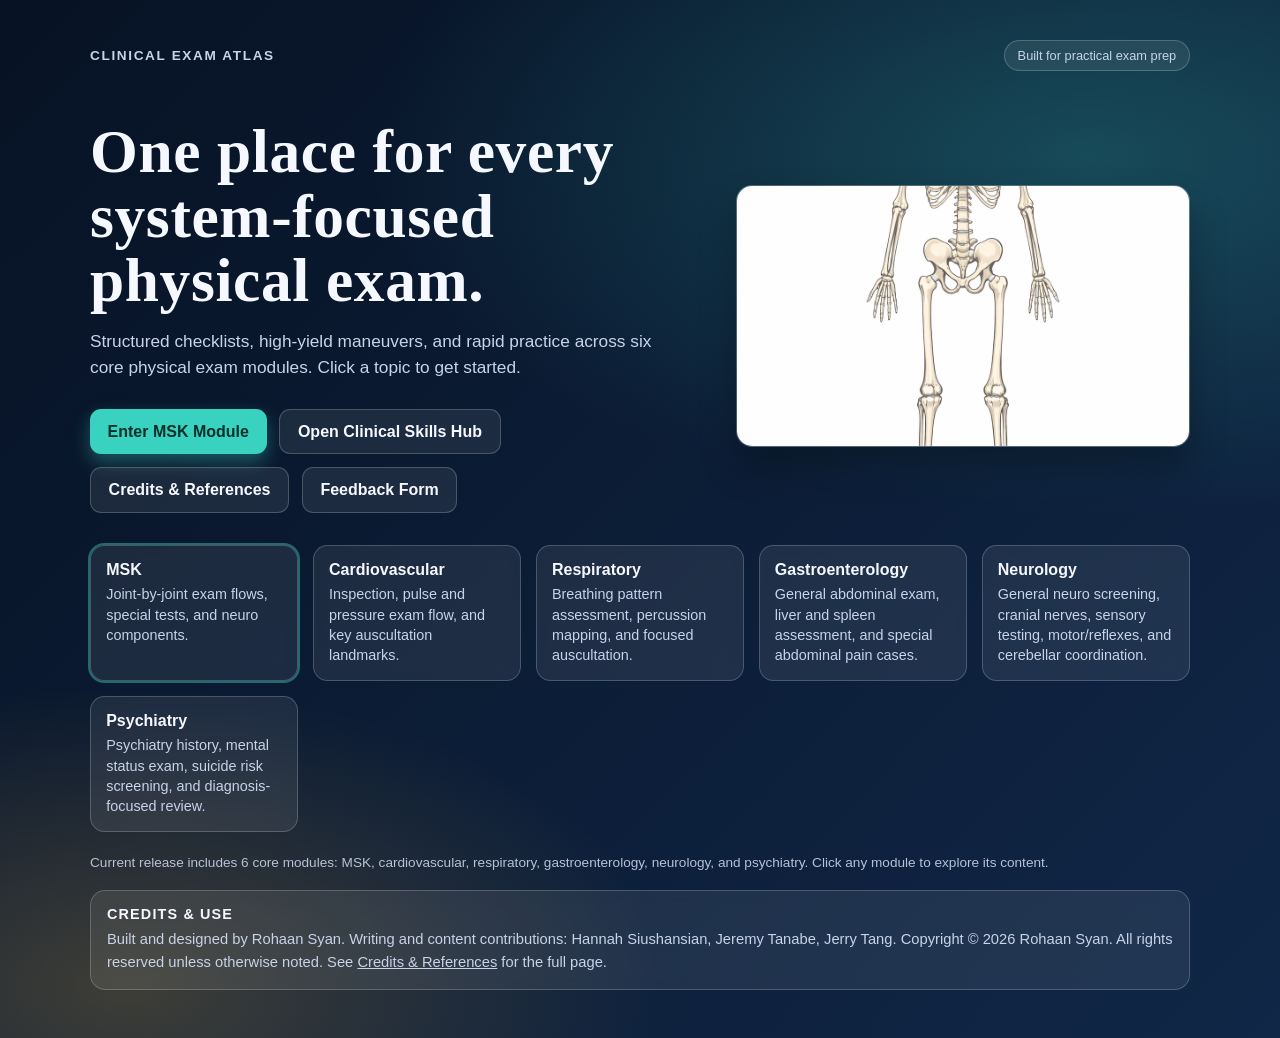
<file: index.html>
<!DOCTYPE html>
<html lang="en">
<head>
  <meta charset="UTF-8" />
  <meta name="viewport" content="width=device-width, initial-scale=1.0" />
  <title>Clinical Exam Atlas</title>
  <meta http-equiv="refresh" content="0; url=title.html" />
  <script>
    window.location.replace("title.html");
  </script>
</head>
<body>
  <p>Redirecting to <a href="title.html">title screen</a>...</p>
</body>
</html>
</file>
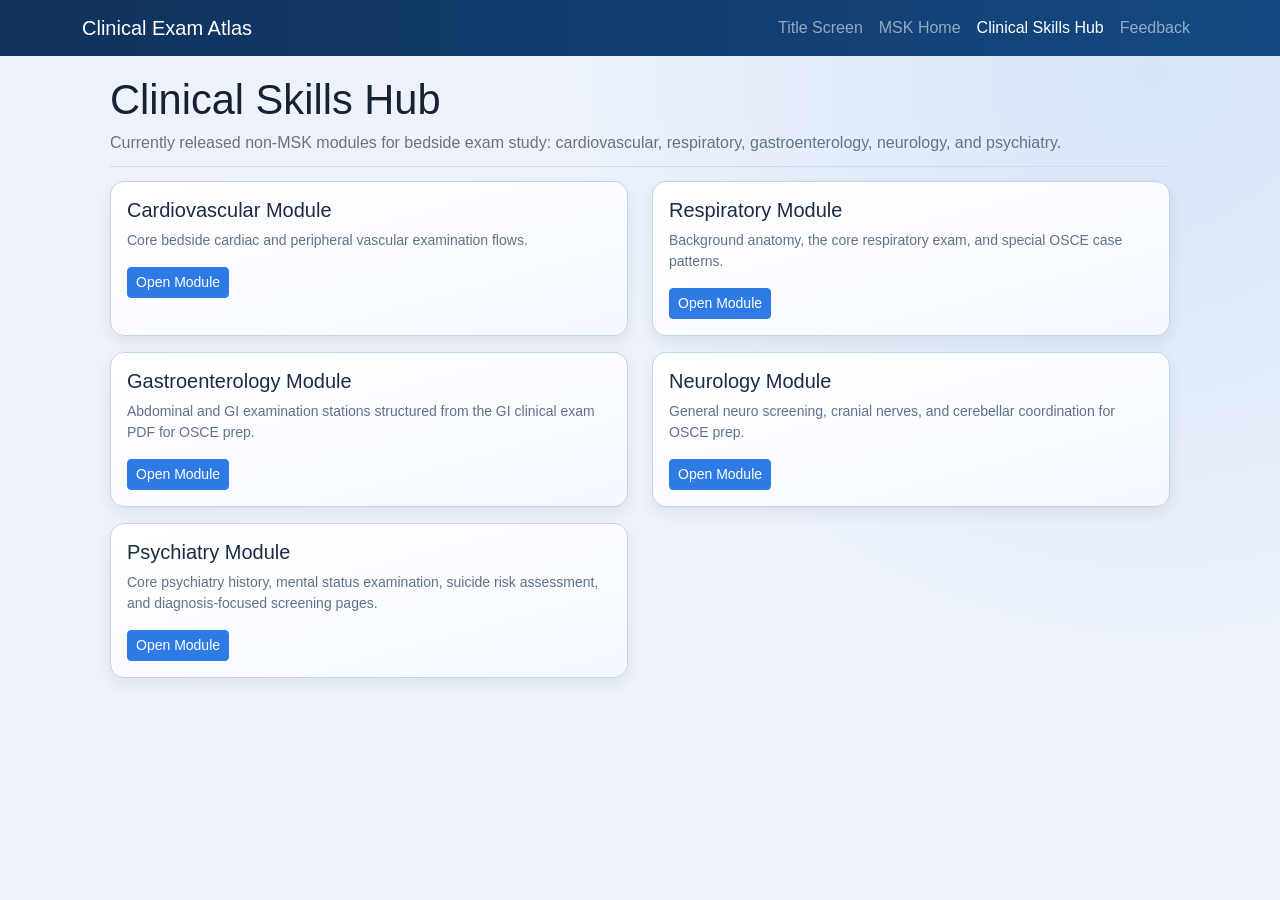
<file: clinical_hub.html>
<!DOCTYPE html>
<html lang="en">
<head>
  <meta charset="UTF-8" />
  <meta name="viewport" content="width=device-width, initial-scale=1.0" />
  <title>Clinical Exam Atlas - Clinical Skills Hub</title>
  <link href="https://cdn.jsdelivr.net/npm/bootstrap@5.1.3/dist/css/bootstrap.min.css" rel="stylesheet">
  <link rel="stylesheet" href="assets/css/common.css">
  <link rel="stylesheet" href="assets/css/msk-minimal.css">
</head>
<body>
  <nav class="navbar navbar-expand-lg navbar-dark bg-primary">
    <div class="container">
      <a class="navbar-brand" href="title.html">Clinical Exam Atlas</a>
      <button class="navbar-toggler" type="button" data-bs-toggle="collapse" data-bs-target="#navbarNav">
        <span class="navbar-toggler-icon"></span>
      </button>
      <div class="collapse navbar-collapse" id="navbarNav">
        <ul class="navbar-nav ms-auto">
          <li class="nav-item"><a class="nav-link" href="title.html">Title Screen</a></li>
          <li class="nav-item"><a class="nav-link" href="msk.html">MSK Home</a></li>
          <li class="nav-item"><a class="nav-link active" href="clinical_hub.html">Clinical Skills Hub</a></li>
          <li class="nav-item"><a class="nav-link" href="https://forms.gle/bzwQo7UkaC4LWJS56" target="_blank" rel="noopener noreferrer">Feedback</a></li>
        </ul>
      </div>
    </div>
  </nav>

  <main class="minimal-shell">
    <section class="minimal-head">
      <h1>Clinical Skills Hub</h1>
      <p>Currently released non-MSK modules for bedside exam study: cardiovascular, respiratory, gastroenterology, neurology, and psychiatry.</p>
    </section>

    <section class="minimal-list">
      <div id="hubGrid" class="row"></div>
    </section>
  </main>

  <script src="internal_data.js?v=5"></script>
  <script src="assets/js/clinical-hub.js?v=5"></script>
  <script src="https://cdn.jsdelivr.net/npm/bootstrap@5.1.3/dist/js/bootstrap.bundle.min.js"></script>
</body>
</html>
</file>
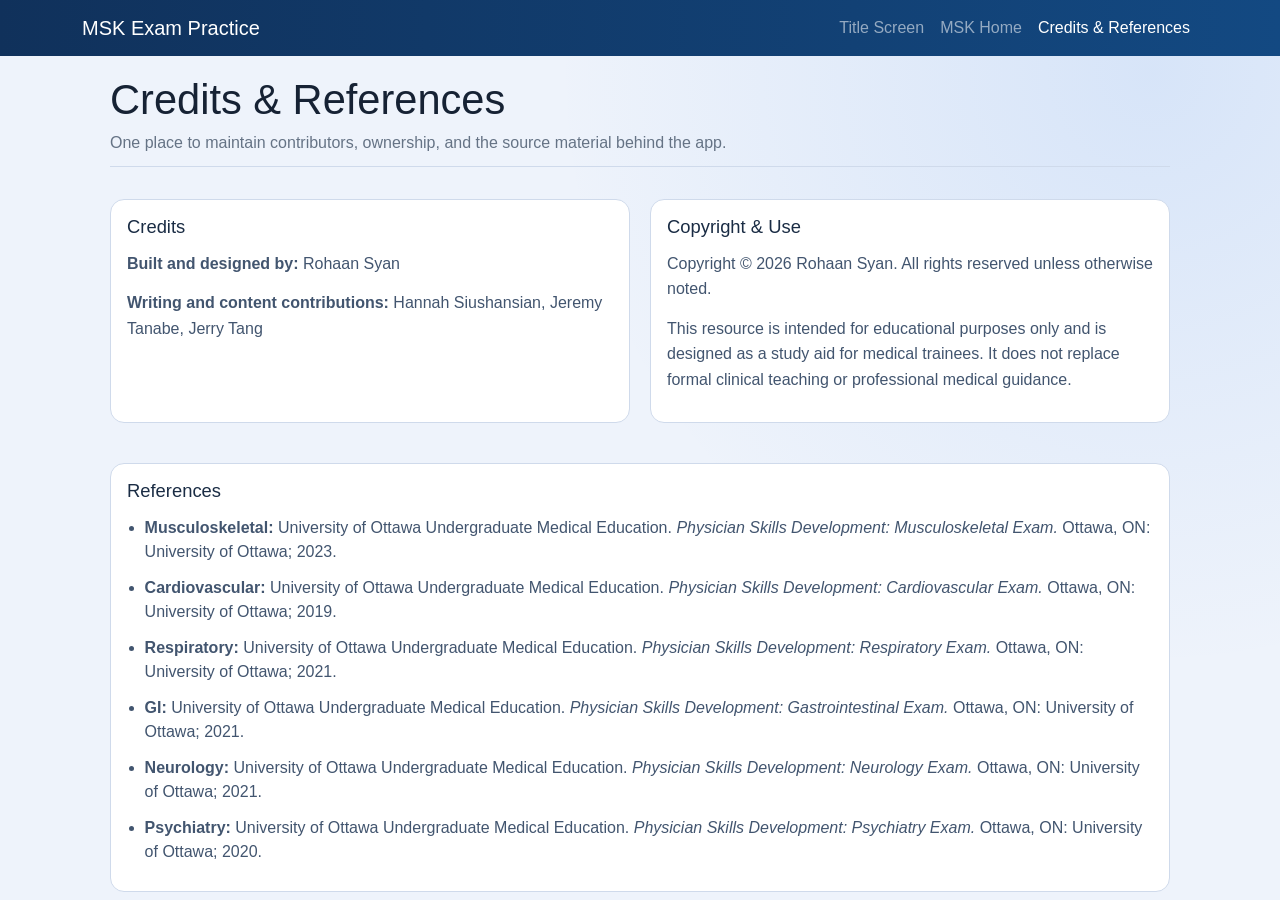
<file: credits.html>
<!DOCTYPE html>
<html lang="en">
<head>
  <meta charset="UTF-8" />
  <meta name="viewport" content="width=device-width, initial-scale=1.0" />
  <title>Clinical Exam Atlas - Credits & References</title>
  <link href="https://cdn.jsdelivr.net/npm/bootstrap@5.1.3/dist/css/bootstrap.min.css" rel="stylesheet">
  <link rel="stylesheet" href="assets/css/common.css?v=5">
  <link rel="stylesheet" href="assets/css/msk-minimal.css?v=5">
</head>
<body>
  <nav class="navbar navbar-expand-lg navbar-dark bg-primary">
    <div class="container">
      <a class="navbar-brand" href="msk.html">MSK Exam Practice</a>
      <button class="navbar-toggler" type="button" data-bs-toggle="collapse" data-bs-target="#navbarNav">
        <span class="navbar-toggler-icon"></span>
      </button>
      <div class="collapse navbar-collapse" id="navbarNav">
        <ul class="navbar-nav ms-auto">
          <li class="nav-item"><a class="nav-link" href="title.html">Title Screen</a></li>
          <li class="nav-item"><a class="nav-link" href="msk.html">MSK Home</a></li>
          <li class="nav-item"><a class="nav-link active" href="credits.html">Credits &amp; References</a></li>
        </ul>
      </div>
    </div>
  </nav>

  <main class="minimal-shell credits-shell">
    <section class="minimal-head credits-hero">
      <h1>Credits &amp; References</h1>
      <p>One place to maintain contributors, ownership, and the source material behind the app.</p>
    </section>

    <section class="credits-grid">
      <article class="minimal-search credits-card">
        <h2>Credits</h2>
        <p class="credits-card-copy">
          <strong>Built and designed by:</strong> Rohaan Syan
        </p>
        <p class="credits-card-copy">
          <strong>Writing and content contributions:</strong> Hannah Siushansian, Jeremy Tanabe, Jerry Tang
        </p>
      </article>

      <article class="minimal-search credits-card">
        <h2>Copyright &amp; Use</h2>
        <p class="credits-card-copy">
          Copyright &copy; 2026 Rohaan Syan. All rights reserved unless otherwise noted.
        </p>
        <p class="credits-card-copy">
        This resource is intended for educational purposes only and is designed as a study aid for medical trainees. It does not replace formal clinical teaching or professional medical guidance.
        </p>
      </article>
    </section>

    <section class="minimal-search credits-card credits-card-wide">
      <h2>References</h2>
      <p class="credits-card-copy">
      </p>
      <ul class="credits-reference-list">
        <li><strong>Musculoskeletal:</strong> University of Ottawa Undergraduate Medical Education. <em>Physician Skills Development: Musculoskeletal Exam.</em> Ottawa, ON: University of Ottawa; 2023.</li>
        <li><strong>Cardiovascular:</strong> University of Ottawa Undergraduate Medical Education. <em>Physician Skills Development: Cardiovascular Exam.</em> Ottawa, ON: University of Ottawa; 2019.</li>
        <li><strong>Respiratory:</strong> University of Ottawa Undergraduate Medical Education. <em>Physician Skills Development: Respiratory Exam.</em> Ottawa, ON: University of Ottawa; 2021.</li>
        <li><strong>GI:</strong> University of Ottawa Undergraduate Medical Education. <em>Physician Skills Development: Gastrointestinal Exam.</em> Ottawa, ON: University of Ottawa; 2021.</li>
        <li><strong>Neurology:</strong> University of Ottawa Undergraduate Medical Education. <em>Physician Skills Development: Neurology Exam.</em> Ottawa, ON: University of Ottawa; 2021.</li>
        <li><strong>Psychiatry:</strong> University of Ottawa Undergraduate Medical Education. <em>Physician Skills Development: Psychiatry Exam.</em> Ottawa, ON: University of Ottawa; 2020.</li>
      </ul>
    </section>
  </main>

  <script src="https://cdn.jsdelivr.net/npm/bootstrap@5.1.3/dist/js/bootstrap.bundle.min.js"></script>
</body>
</html>
</file>
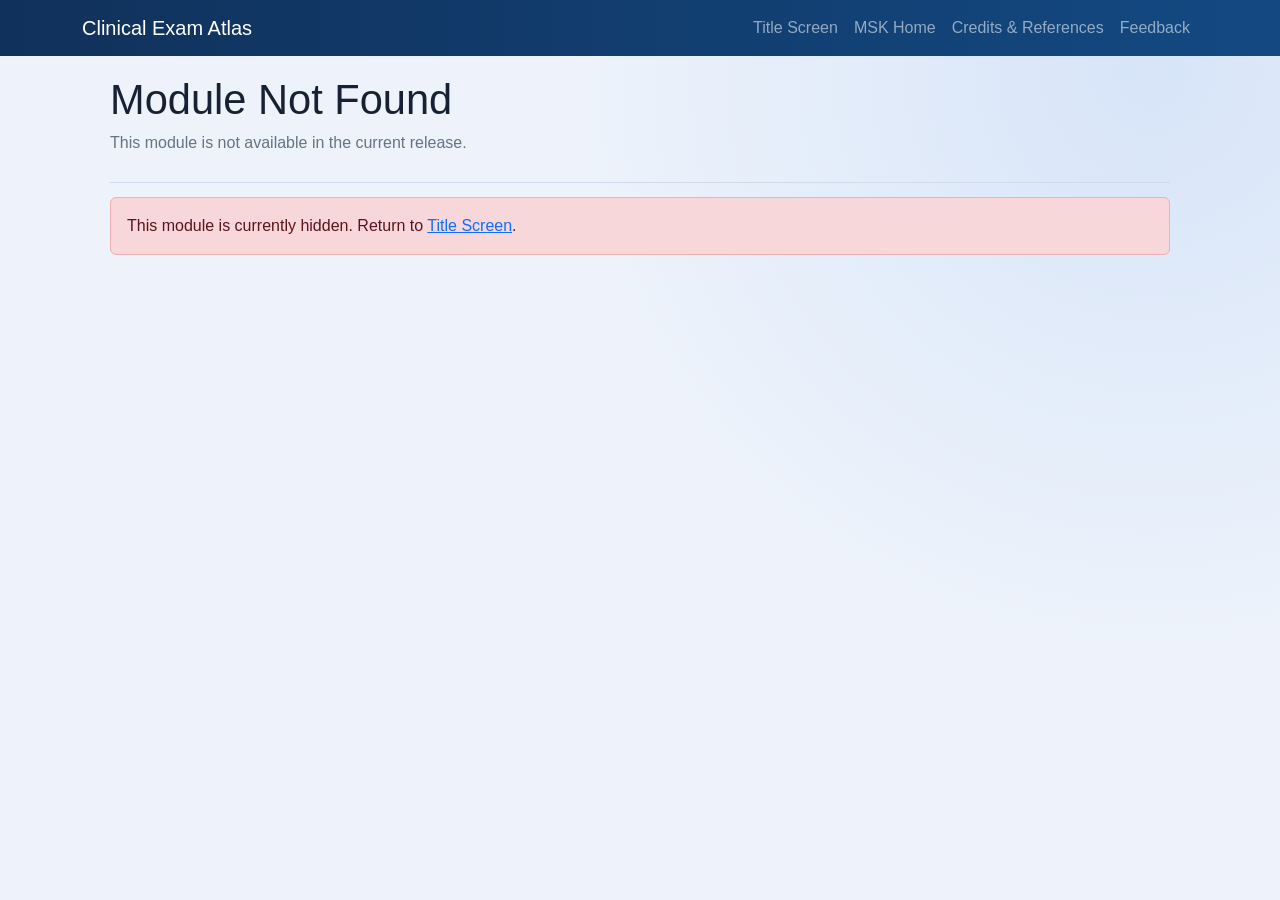
<file: module.html>
<!DOCTYPE html>
<html lang="en">
<head>
  <meta charset="UTF-8" />
  <meta name="viewport" content="width=device-width, initial-scale=1.0" />
  <title>Clinical Exam Atlas - Module</title>
  <link href="https://cdn.jsdelivr.net/npm/bootstrap@5.1.3/dist/css/bootstrap.min.css" rel="stylesheet">
  <link rel="stylesheet" href="assets/css/common.css">
  <link rel="stylesheet" href="assets/css/msk-minimal.css">
</head>
<body>
  <nav class="navbar navbar-expand-lg navbar-dark bg-primary">
    <div class="container">
      <a class="navbar-brand" href="title.html">Clinical Exam Atlas</a>
      <button class="navbar-toggler" type="button" data-bs-toggle="collapse" data-bs-target="#navbarNav">
        <span class="navbar-toggler-icon"></span>
      </button>
      <div class="collapse navbar-collapse" id="navbarNav">
        <ul class="navbar-nav ms-auto">
          <li class="nav-item"><a class="nav-link" href="title.html">Title Screen</a></li>
          <li class="nav-item"><a class="nav-link" href="msk.html">MSK Home</a></li>
          <li class="nav-item"><a class="nav-link" href="credits.html">Credits &amp; References</a></li>
          <li class="nav-item"><a class="nav-link" href="https://forms.gle/bzwQo7UkaC4LWJS56" target="_blank" rel="noopener noreferrer">Feedback</a></li>
        </ul>
      </div>
    </div>
  </nav>

  <main class="minimal-shell">
    <section class="minimal-head">
      <h1 id="moduleTitle">Module</h1>
      <p id="moduleDescription">Choose an exam to begin studying.</p>
      <div id="moduleActions" class="mt-3"></div>
    </section>

    <section class="minimal-list">
      <div id="moduleGrid" class="row"></div>
    </section>
  </main>

  <script src="internal_data.js?v=5"></script>
  <script src="assets/js/module.js?v=5"></script>
  <script src="https://cdn.jsdelivr.net/npm/bootstrap@5.1.3/dist/js/bootstrap.bundle.min.js"></script>
</body>
</html>
</file>
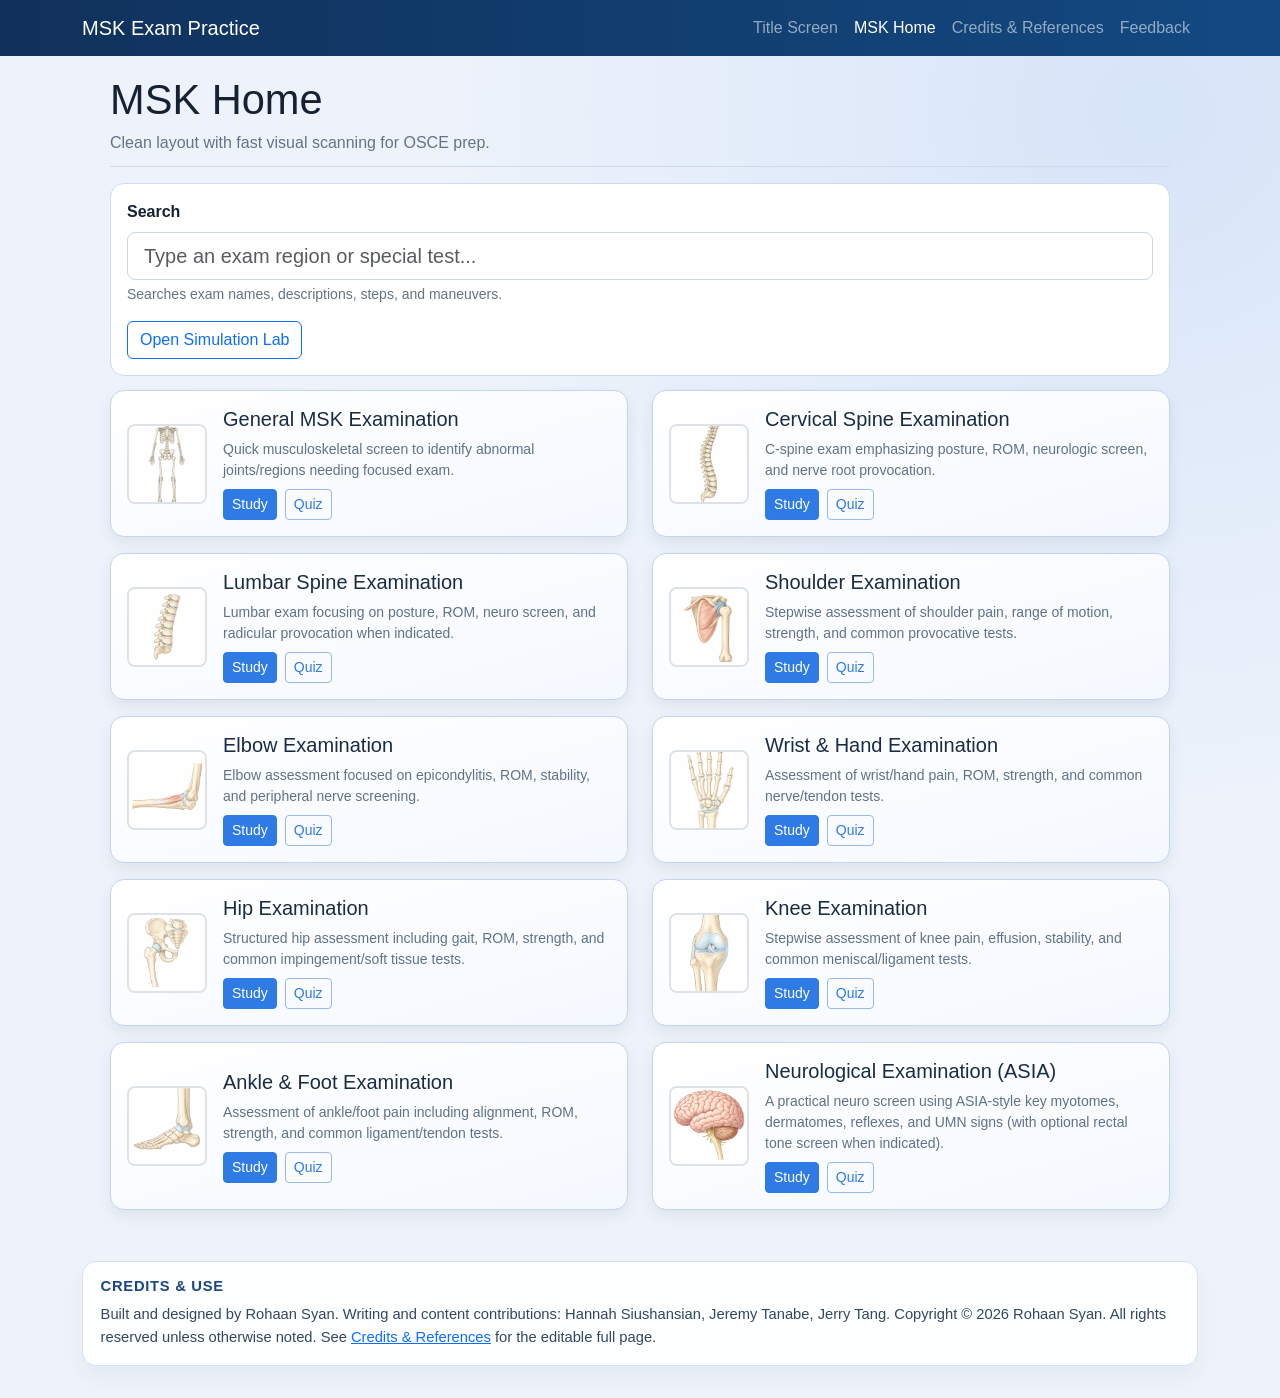
<file: msk.html>
<!DOCTYPE html>
<html lang="en">
<head>
  <meta charset="UTF-8" />
  <meta name="viewport" content="width=device-width, initial-scale=1.0" />
  <title>MSK Exam Practice - Home</title>
  <link href="https://cdn.jsdelivr.net/npm/bootstrap@5.1.3/dist/css/bootstrap.min.css" rel="stylesheet">
  <link rel="stylesheet" href="assets/css/common.css?v=3">
  <link rel="stylesheet" href="assets/css/msk-minimal.css?v=3">
</head>
<body>
  <nav class="navbar navbar-expand-lg navbar-dark bg-primary">
    <div class="container">
      <a class="navbar-brand" href="msk.html">MSK Exam Practice</a>
      <button class="navbar-toggler" type="button" data-bs-toggle="collapse" data-bs-target="#navbarNav">
        <span class="navbar-toggler-icon"></span>
      </button>
      <div class="collapse navbar-collapse" id="navbarNav">
        <ul class="navbar-nav ms-auto">
          <li class="nav-item"><a class="nav-link" href="title.html">Title Screen</a></li>
          <li class="nav-item"><a class="nav-link active" href="msk.html">MSK Home</a></li>
          <li class="nav-item"><a class="nav-link" href="credits.html">Credits &amp; References</a></li>
          <li class="nav-item"><a class="nav-link" href="https://forms.gle/bzwQo7UkaC4LWJS56" target="_blank" rel="noopener noreferrer">Feedback</a></li>
        </ul>
      </div>
    </div>
  </nav>

  <main class="minimal-shell">
    <section class="minimal-head">
      <h1>MSK Home</h1>
      <p>Clean layout with fast visual scanning for OSCE prep.</p>
    </section>

    <section class="minimal-search">
      <label for="globalSearch" class="form-label">Search</label>
      <input id="globalSearch" class="form-control form-control-lg"
             placeholder="Type an exam region or special test..." />
      <div class="form-text">Searches exam names, descriptions, steps, and maneuvers.</div>
      <div class="mt-3">
        <a class="btn btn-outline-primary" href="simulation.html">Open Simulation Lab</a>
      </div>
    </section>

    <section class="minimal-list">
      <div id="examGrid" class="row"></div>
    </section>
  </main>

  <section class="container">
    <div class="app-credits">
      <h2 class="app-credits-title">Credits &amp; Use</h2>
      <p class="app-credits-copy">
        Built and designed by Rohaan Syan. Writing and content contributions: Hannah Siushansian, Jeremy Tanabe, Jerry Tang. Copyright &copy; 2026 Rohaan Syan. All rights reserved unless otherwise noted. See <a href="credits.html">Credits &amp; References</a> for the editable full page.
      </p>
    </div>
  </section>

  <script src="msk_data.js?v=3"></script>
  <script src="assets/js/msk-config.js?v=3"></script>
  <script src="assets/js/msk-home.js?v=3"></script>
  <script src="https://cdn.jsdelivr.net/npm/bootstrap@5.1.3/dist/js/bootstrap.bundle.min.js"></script>
</body>
</html>
</file>
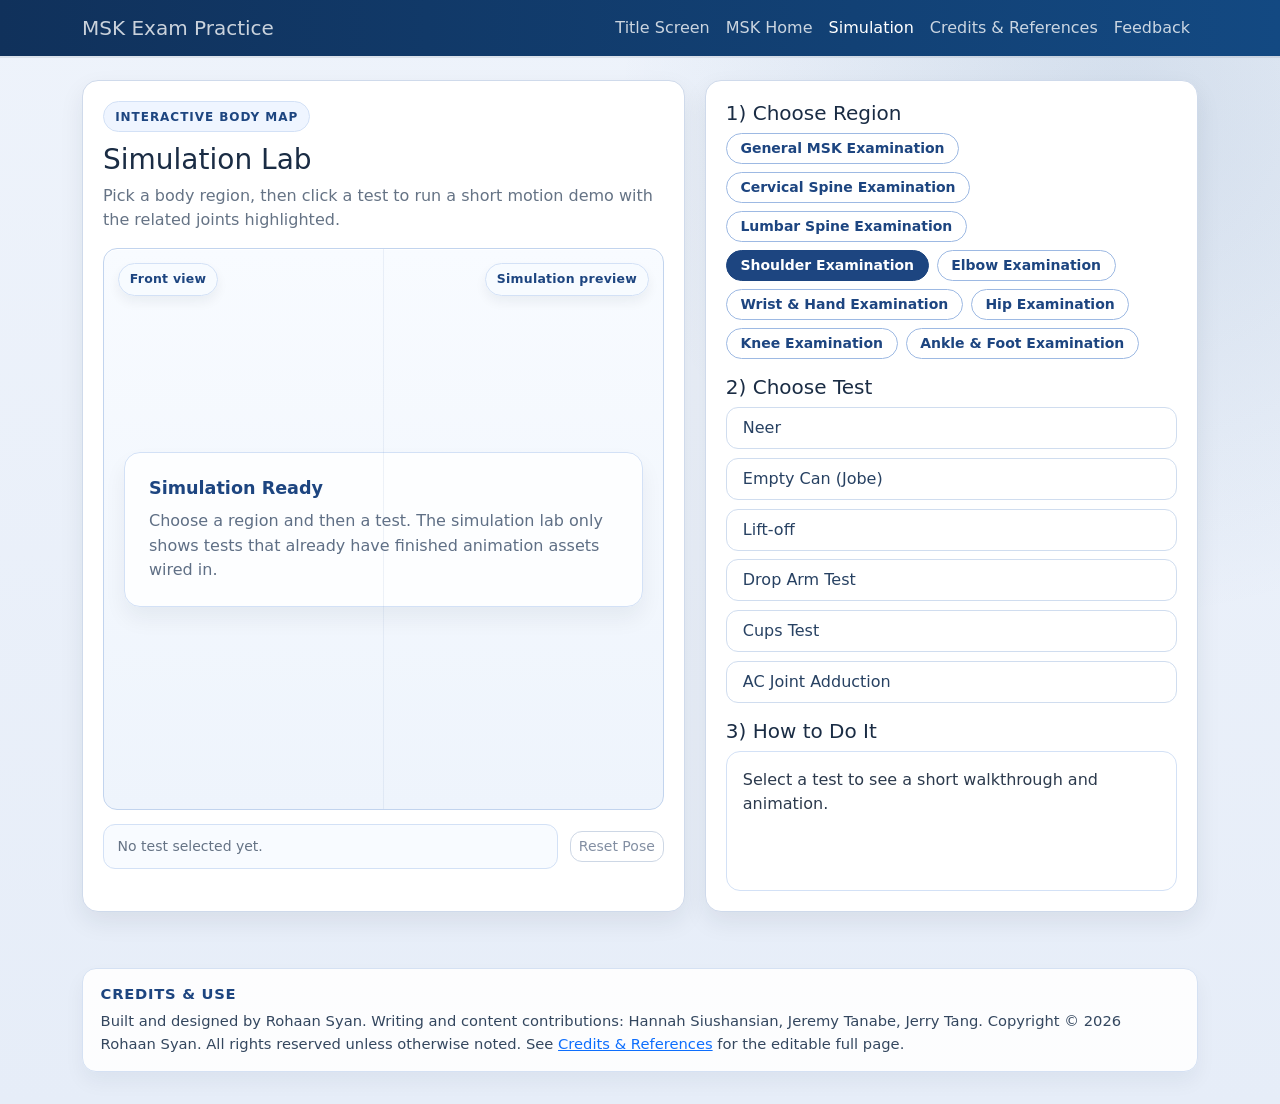
<file: simulation.html>
<!DOCTYPE html>
<html lang="en">
<head>
  <meta charset="UTF-8" />
  <meta name="viewport" content="width=device-width, initial-scale=1.0" />
  <title>MSK Exam Practice - Simulation Lab</title>
  <link href="https://cdn.jsdelivr.net/npm/bootstrap@5.1.3/dist/css/bootstrap.min.css" rel="stylesheet">
  <link rel="stylesheet" href="assets/css/common.css?v=20260325b">
  <link rel="stylesheet" href="assets/css/simulation.css?v=20260325b">
</head>
<body>
  <nav class="navbar navbar-expand-lg navbar-dark bg-primary">
    <div class="container">
      <a class="navbar-brand" href="msk.html">MSK Exam Practice</a>
      <button class="navbar-toggler" type="button" data-bs-toggle="collapse" data-bs-target="#navbarNav">
        <span class="navbar-toggler-icon"></span>
      </button>
      <div class="collapse navbar-collapse" id="navbarNav">
        <ul class="navbar-nav ms-auto">
          <li class="nav-item"><a class="nav-link" href="title.html">Title Screen</a></li>
          <li class="nav-item"><a class="nav-link" href="msk.html">MSK Home</a></li>
          <li class="nav-item"><a class="nav-link active" href="simulation.html">Simulation</a></li>
          <li class="nav-item"><a class="nav-link" href="credits.html">Credits &amp; References</a></li>
          <li class="nav-item"><a class="nav-link" href="https://forms.gle/bzwQo7UkaC4LWJS56" target="_blank" rel="noopener noreferrer">Feedback</a></li>
        </ul>
      </div>
    </div>
  </nav>

  <main class="container py-4">
    <div class="sim-shell">
      <section class="sim-panel">
        <div class="panel-kicker">Interactive body map</div>
        <h1 class="h3 mb-2">Simulation Lab</h1>
        <p class="text-muted mb-3">Pick a body region, then click a test to run a short motion demo with the related joints highlighted.</p>
        <div class="model-wrap">
          <div id="simViewport" class="sim-viewport" role="img" aria-label="3D body model"></div>
          <div class="sim-overlay">
            <div id="cameraHint" class="sim-mini-chip">Front view</div>
            <div id="modelHint" class="sim-mini-chip">Simulation preview</div>
          </div>
        </div>
        <div class="sim-status-row">
          <div id="animHint" class="small text-muted">No test selected yet.</div>
          <button id="resetPoseBtn" type="button" class="btn btn-outline-secondary btn-sm">Reset Pose</button>
        </div>
      </section>

      <section class="sim-panel">
        <h2 class="h5 mb-2">1) Choose Region</h2>
        <div id="regionButtons" class="d-flex flex-wrap gap-2 mb-3"></div>

        <h2 class="h5 mb-2">2) Choose Test</h2>
        <div id="testList" class="list-group mb-3"></div>

        <h2 class="h5 mb-2">3) How to Do It</h2>
        <div id="testDetail" class="detail-box">
          Select a test to see a short walkthrough and animation.
        </div>
      </section>
    </div>
  </main>

  <section class="container">
    <div class="app-credits">
      <h2 class="app-credits-title">Credits &amp; Use</h2>
      <p class="app-credits-copy">
        Built and designed by Rohaan Syan. Writing and content contributions: Hannah Siushansian, Jeremy Tanabe, Jerry Tang. Copyright &copy; 2026 Rohaan Syan. All rights reserved unless otherwise noted. See <a href="credits.html">Credits &amp; References</a> for the editable full page.
      </p>
    </div>
  </section>

  <script src="msk_data.js?v=20260325b"></script>
  <script src="assets/js/simulation.js?v=20260325b"></script>
  <script src="https://cdn.jsdelivr.net/npm/bootstrap@5.1.3/dist/js/bootstrap.bundle.min.js"></script>
</body>
</html>
</file>
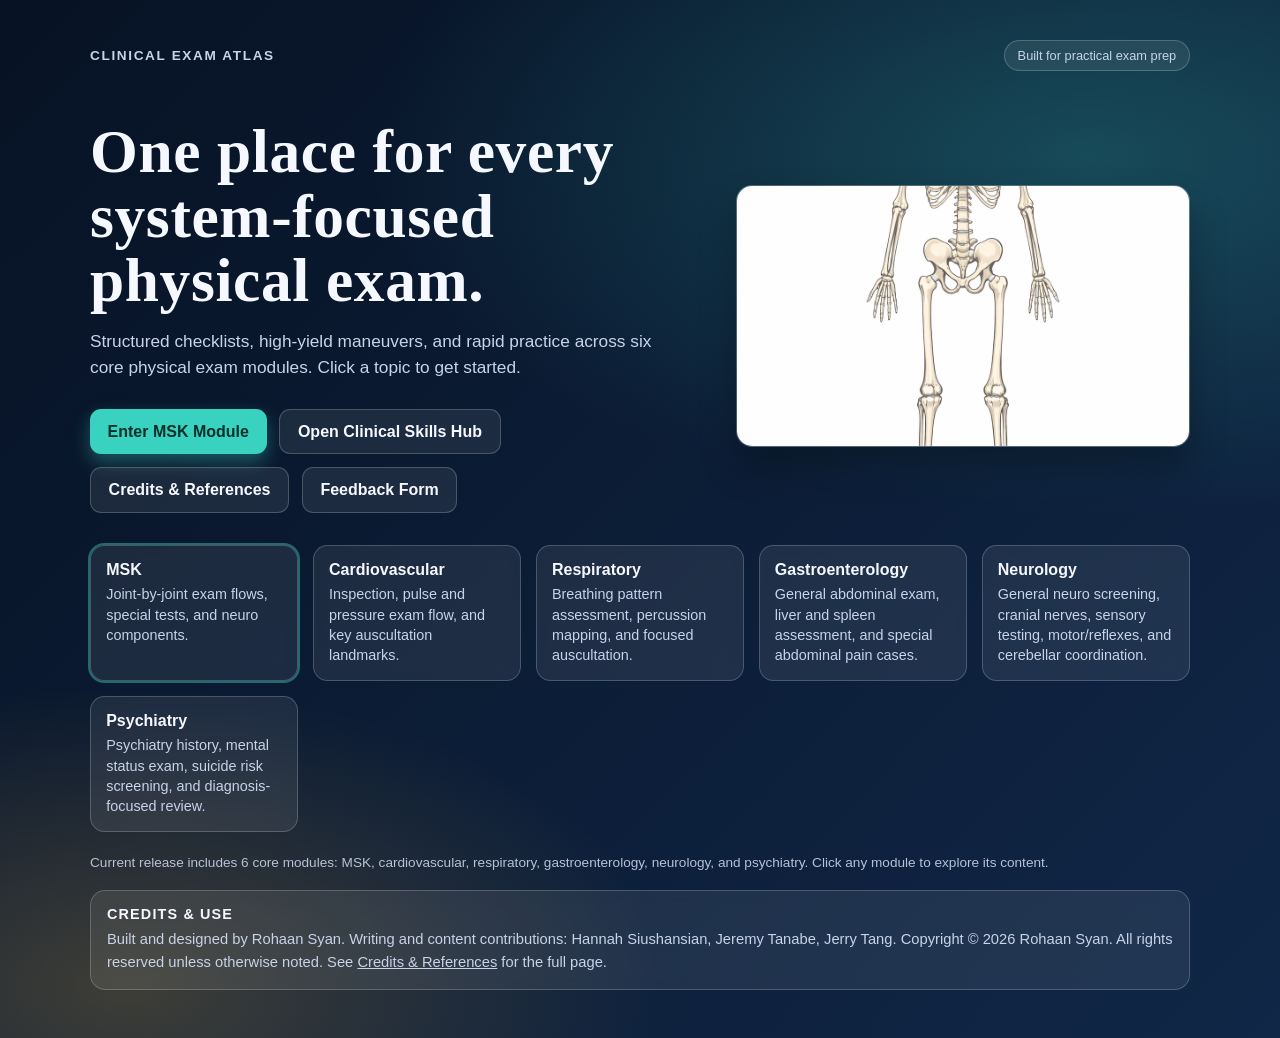
<file: title.html>
<!DOCTYPE html>
<html lang="en">
<head>
  <meta charset="UTF-8" />
  <meta name="viewport" content="width=device-width, initial-scale=1.0" />
  <title>Clinical Exam Atlas</title>
  <style>
    :root {
      --bg-deep: #071224;
      --bg-mid: #102747;
      --ink: #f6f8ff;
      --ink-soft: #c8d3e8;
      --accent: #39d2c0;
      --accent-2: #f2b641;
      --panel: rgba(255, 255, 255, 0.08);
      --panel-border: rgba(255, 255, 255, 0.2);
    }

    * {
      box-sizing: border-box;
    }

    body {
      margin: 0;
      min-height: 100vh;
      color: var(--ink);
      font-family: "Trebuchet MS", "Avenir Next", "Segoe UI", sans-serif;
      background:
        radial-gradient(1200px 600px at 85% 15%, rgba(57, 210, 192, 0.25), transparent 60%),
        radial-gradient(900px 500px at 10% 95%, rgba(242, 182, 65, 0.22), transparent 60%),
        linear-gradient(135deg, var(--bg-deep), var(--bg-mid));
      overflow-x: hidden;
    }

    .wrap {
      width: min(1100px, 92vw);
      margin: 0 auto;
      padding: 2.5rem 0 3rem;
    }

    .topbar {
      display: flex;
      justify-content: space-between;
      align-items: center;
      gap: 1rem;
      margin-bottom: 3rem;
    }

    .brand {
      letter-spacing: 0.12em;
      text-transform: uppercase;
      font-weight: 700;
      font-size: 0.85rem;
      color: var(--ink-soft);
    }

    .tag {
      border: 1px solid var(--panel-border);
      background: var(--panel);
      padding: 0.45rem 0.8rem;
      border-radius: 999px;
      font-size: 0.8rem;
      color: var(--ink-soft);
    }

    .hero {
      display: grid;
      grid-template-columns: 1.15fr 0.85fr;
      gap: 2rem;
      align-items: center;
      margin-bottom: 2rem;
    }

    h1 {
      margin: 0;
      font-family: "Palatino Linotype", "Book Antiqua", Palatino, serif;
      font-size: clamp(2rem, 4.8vw, 4rem);
      line-height: 1.05;
      letter-spacing: 0.01em;
    }

    .lead {
      margin-top: 1rem;
      margin-bottom: 1.75rem;
      color: var(--ink-soft);
      max-width: 60ch;
      font-size: 1.08rem;
      line-height: 1.5;
    }

    .btns {
      display: flex;
      flex-wrap: wrap;
      gap: 0.8rem;
    }

    .btn {
      display: inline-flex;
      align-items: center;
      justify-content: center;
      text-decoration: none;
      font-weight: 700;
      border-radius: 0.7rem;
      padding: 0.8rem 1.1rem;
      transition: transform 0.18s ease, box-shadow 0.18s ease, background-color 0.18s ease;
    }

    .btn-primary {
      color: #032f2a;
      background: var(--accent);
      box-shadow: 0 8px 18px rgba(57, 210, 192, 0.35);
    }

    .btn-secondary {
      color: var(--ink);
      border: 1px solid var(--panel-border);
      background: var(--panel);
    }

    .btn:hover {
      transform: translateY(-2px);
    }

    .hero-card {
      border: 1px solid var(--panel-border);
      background: linear-gradient(180deg, rgba(255, 255, 255, 0.12), rgba(255, 255, 255, 0.05));
      border-radius: 1rem;
      overflow: hidden;
      box-shadow: 0 20px 36px rgba(0, 0, 0, 0.28);
      animation: drift 7s ease-in-out infinite;
    }

    .hero-card img {
      width: 100%;
      height: 260px;
      object-fit: cover;
      display: block;
    }

    .hero-card .caption {
      padding: 0.85rem 1rem;
      color: var(--ink-soft);
      font-size: 0.9rem;
    }

    .systems {
      margin-top: 2rem;
      display: grid;
      grid-template-columns: repeat(auto-fit, minmax(180px, 1fr));
      gap: 0.9rem;
    }

    .system {
      border: 1px solid var(--panel-border);
      border-radius: 0.9rem;
      padding: 0.95rem;
      background: var(--panel);
      backdrop-filter: blur(6px);
      min-height: 120px;
      animation: reveal 0.5s ease both;
    }

    .system:nth-child(2) { animation-delay: 0.07s; }
    .system:nth-child(3) { animation-delay: 0.14s; }
    .system:nth-child(4) { animation-delay: 0.21s; }
    .system:nth-child(5) { animation-delay: 0.28s; }

    .system h3 {
      margin: 0 0 0.35rem;
      font-size: 1rem;
    }

    .system p {
      margin: 0;
      color: var(--ink-soft);
      font-size: 0.9rem;
      line-height: 1.4;
    }

    .system.active {
      outline: 2px solid rgba(57, 210, 192, 0.45);
    }

    .foot {
      margin-top: 1.4rem;
      color: var(--ink-soft);
      font-size: 0.85rem;
      opacity: 0.9;
    }

    .credits {
      margin-top: 1.25rem;
      padding: 0.95rem 1rem;
      border: 1px solid var(--panel-border);
      border-radius: 0.95rem;
      background: var(--panel);
      color: var(--ink-soft);
      backdrop-filter: blur(6px);
    }

    .credits h2 {
      margin: 0 0 0.4rem;
      font-size: 0.9rem;
      letter-spacing: 0.08em;
      text-transform: uppercase;
      color: var(--ink);
    }

    .credits p {
      margin: 0;
      font-size: 0.92rem;
      line-height: 1.55;
    }

    @keyframes reveal {
      from { opacity: 0; transform: translateY(7px); }
      to { opacity: 1; transform: translateY(0); }
    }

    @keyframes drift {
      0%, 100% { transform: translateY(0); }
      50% { transform: translateY(-5px); }
    }

    @media (max-width: 900px) {
      .hero {
        grid-template-columns: 1fr;
      }
      .hero-card img {
        height: 210px;
      }
      .systems {
        grid-template-columns: repeat(2, minmax(0, 1fr));
      }
    }

    @media (max-width: 560px) {
      .topbar {
        flex-direction: column;
        align-items: flex-start;
        margin-bottom: 2.2rem;
      }
      .systems {
        grid-template-columns: 1fr;
      }
      .btn {
        width: 100%;
      }
    }
  </style>
</head>
<body>
  <div class="wrap">
    <header class="topbar">
      <div class="brand">Clinical Exam Atlas</div>
      <div class="tag">Built for practical exam prep</div>
    </header>

    <main class="hero">
      <section>
        <h1>One place for every system-focused physical exam.</h1>
        <p class="lead">
          Structured checklists, high-yield maneuvers, and rapid practice across six core physical exam modules.
          Click a topic to get started.
        </p>
        <div class="btns">
          <a class="btn btn-primary" href="msk.html">Enter MSK Module</a>
          <a class="btn btn-secondary" href="clinical_hub.html">Open Clinical Skills Hub</a>
          <a class="btn btn-secondary" href="credits.html">Credits &amp; References</a>
          <a class="btn btn-secondary" href="https://forms.gle/bzwQo7UkaC4LWJS56" target="_blank" rel="noopener noreferrer">Feedback Form</a>
        </div>
      </section>

      <aside class="hero-card">
        <img src="static/Skeleton.png" alt="MSK anatomy illustration" />
      </aside>
    </main>

    <section class="systems">
      <article class="system active">
        <h3><a href="msk.html" style="color: inherit; text-decoration: none;">MSK</a></h3>
        <p>Joint-by-joint exam flows, special tests, and neuro components.</p>
      </article>
      <article class="system">
        <h3><a href="module.html?module=cardiovascular" style="color: inherit; text-decoration: none;">Cardiovascular</a></h3>
        <p>Inspection, pulse and pressure exam flow, and key auscultation landmarks.</p>
      </article>
      <article class="system">
        <h3><a href="module.html?module=respiratory" style="color: inherit; text-decoration: none;">Respiratory</a></h3>
        <p>Breathing pattern assessment, percussion mapping, and focused auscultation.</p>
      </article>
      <article class="system">
        <h3><a href="module.html?module=gastrointestinal" style="color: inherit; text-decoration: none;">Gastroenterology</a></h3>
        <p>General abdominal exam, liver and spleen assessment, and special abdominal pain cases.</p>
      </article>
      <article class="system">
        <h3><a href="module.html?module=neurology" style="color: inherit; text-decoration: none;">Neurology</a></h3>
        <p>General neuro screening, cranial nerves, sensory testing, motor/reflexes, and cerebellar coordination.</p>
      </article>
      <article class="system">
        <h3><a href="module.html?module=psychiatry" style="color: inherit; text-decoration: none;">Psychiatry</a></h3>
        <p>Psychiatry history, mental status exam, suicide risk screening, and diagnosis-focused review.</p>
      </article>
    </section>

    <p class="foot">Current release includes 6 core modules: MSK, cardiovascular, respiratory, gastroenterology, neurology, and psychiatry. Click any module to explore its content.</p>

    <section class="credits">
      <h2>Credits &amp; Use</h2>
      <p>
        Built and designed by Rohaan Syan. Writing and content contributions: Hannah Siushansian, Jeremy Tanabe, Jerry Tang. Copyright &copy; 2026 Rohaan Syan. All rights reserved unless otherwise noted. See <a href="credits.html" style="color: inherit;">Credits &amp; References</a> for the full page.
      </p>
    </section>
  </div>
</body>
</html>
</file>
<file: assets/css/common.css>
.exam-card {
  transition: transform 0.2s;
  cursor: pointer;
}

.exam-card:hover {
  transform: translateY(-5px);
}

.step-item {
  margin: 10px 0;
  padding: 10px;
  background-color: #f8f9fa;
  border-radius: 5px;
}

.special-test {
  background-color: #e3f2fd;
  padding: 8px;
  margin: 5px 0;
  border-radius: 4px;
}

.exam-icon {
  flex-shrink: 0;
  display: flex;
  align-items: center;
  justify-content: center;
}

.anatomy-frame {
  width: 80px;
  height: 80px;
  overflow: hidden;
  border-radius: 8px;
  border: 2px solid #dee2e6;
  background: #ffffff;
}

.exam-card .card-body {
  min-height: 120px;
}

.anatomy-image {
  width: 100%;
  height: 100%;
  object-fit: cover;
  object-position: center;
  transform: scale(1.12);
}

.fallback-icon {
  width: 100%;
  height: 100%;
  display: flex;
  align-items: center;
  justify-content: center;
  background-color: #f8f9fa;
}

.app-credits {
  margin-top: 2rem;
  margin-bottom: 2rem;
  padding: 1rem 1.1rem;
  border: 1px solid #d5e1f3;
  border-radius: 14px;
  background: rgba(255, 255, 255, 0.9);
  box-shadow: 0 10px 20px rgba(22, 34, 52, 0.05);
  color: #34475f;
}

.app-credits-title {
  margin: 0 0 0.45rem;
  color: #1d4580;
  font-size: 0.92rem;
  font-weight: 700;
  letter-spacing: 0.05em;
  text-transform: uppercase;
}

.app-credits-copy {
  margin: 0;
  font-size: 0.92rem;
  line-height: 1.55;
}

.credits-shell {
  margin-bottom: 3rem;
}

.credits-hero {
  margin-bottom: 1rem;
}

.credits-hero h1 {
  color: #162234;
}

.credits-hero p {
  color: #657385;
}

.credits-grid {
  display: grid;
  grid-template-columns: repeat(2, minmax(0, 1fr));
  gap: 1.25rem;
  margin-bottom: 1.25rem;
}

.credits-card {
  margin-bottom: 1.25rem;
}

.credits-card-wide {
  margin-bottom: 1.25rem;
}

.credits-card h2 {
  margin: 0 0 0.8rem;
  color: #1a2c44;
  font-size: 1.15rem;
}

.credits-card-copy {
  margin: 0 0 0.85rem;
  color: #42556f;
  line-height: 1.6;
}

.credits-reference-list {
  margin: 0;
  padding-left: 1.1rem;
  color: #42556f;
}

.credits-reference-list li {
  margin-bottom: 0.65rem;
  line-height: 1.55;
}

@media (max-width: 768px) {
  .anatomy-frame {
    width: 60px;
    height: 60px;
  }

  .credits-grid {
    grid-template-columns: 1fr;
  }

  .exam-card .card-body {
    min-height: 100px;
    padding: 15px;
  }

  .card-title {
    font-size: 1rem;
  }

  .card-text {
    font-size: 0.875rem;
  }

  .btn-sm {
    font-size: 0.8rem;
    padding: 0.375rem 0.75rem;
  }

  .exam-icon {
    margin-right: 10px !important;
  }

  .container {
    padding-left: 10px;
    padding-right: 10px;
  }
}

@media (max-width: 576px) {
  .anatomy-frame {
    width: 50px;
    height: 50px;
  }

  .exam-card .card-body {
    min-height: 90px;
    padding: 12px;
  }

  .card-title {
    font-size: 0.95rem;
    margin-bottom: 8px;
  }

  .card-text {
    font-size: 0.8rem;
    line-height: 1.3;
  }

  .btn-sm {
    font-size: 0.75rem;
    padding: 0.25rem 0.5rem;
  }

  .d-flex.gap-2 {
    gap: 0.5rem !important;
  }

  h1 {
    font-size: 1.75rem;
  }

  .lead {
    font-size: 1rem;
  }
}
</file>
<file: assets/css/msk-minimal.css>
:root {
  --min-bg: #eef3fb;
  --min-panel: #ffffff;
  --min-line: #cfdaeb;
  --min-ink: #162234;
  --min-muted: #657385;
  --min-accent: #0e4ca3;
  --scan-accent: #2f7be6;
  --scan-tint: #f4f8ff;
}

body {
  margin: 0;
  min-height: 100vh;
  background:
    radial-gradient(circle at 90% 8%, rgba(47, 123, 230, 0.12), transparent 42%),
    var(--min-bg);
  color: var(--min-ink);
  font-family: "Avenir Next", "Segoe UI", sans-serif;
}

.navbar {
  background: linear-gradient(90deg, #10315b, #134982);
}

.minimal-shell {
  width: min(1060px, 93vw);
  margin: 1.2rem auto 2.2rem;
}

.minimal-head {
  padding-bottom: 0.7rem;
  border-bottom: 1px solid var(--min-line);
}

.minimal-head h1 {
  margin: 0;
  font-size: clamp(1.7rem, 4vw, 2.6rem);
}

.minimal-head p {
  margin: 0.35rem 0 0;
  color: var(--min-muted);
}

.minimal-search {
  margin-top: 1rem;
  background: var(--min-panel);
  border: 1px solid var(--min-line);
  border-radius: 14px;
  padding: 1rem;
}

.minimal-search .form-label {
  font-weight: 700;
}

.minimal-search .form-control {
  border: 1px solid #cbd6e2;
}

.minimal-search .form-control:focus {
  border-color: var(--min-accent);
  box-shadow: 0 0 0 0.2rem rgba(14, 76, 163, 0.15);
}

.minimal-search .form-text {
  color: var(--min-muted);
}

.minimal-list {
  margin-top: 0.9rem;
}

.minimal-list .exam-card {
  border: 1px solid #c2d4ee;
  border-radius: 14px;
  background: linear-gradient(165deg, var(--min-panel), var(--scan-tint));
  box-shadow: 0 6px 14px rgba(22, 34, 52, 0.08);
  transition: transform 0.18s ease, box-shadow 0.18s ease, border-color 0.18s ease;
}

.minimal-list .exam-card:hover {
  transform: translateY(-6px);
  box-shadow: 0 16px 28px rgba(22, 34, 52, 0.15);
  border-color: #85ace0;
}

.minimal-list .card-title {
  color: #1a2c44;
}

.minimal-list .card-text {
  color: #607289;
}

.minimal-list .anatomy-image {
  border-color: #bad0eb;
  background: #f8fbff;
}

.minimal-list .btn-primary {
  background: var(--scan-accent);
  border-color: var(--scan-accent);
}

.minimal-list .btn-outline-primary {
  color: var(--scan-accent);
  border-color: #98b9e8;
}

.minimal-list .btn-outline-primary:hover {
  color: #fff;
  background: var(--scan-accent);
  border-color: var(--scan-accent);
}
</file>
<file: assets/css/simulation.css>
body {
  min-height: 100vh;
  background:
    radial-gradient(circle at 88% 10%, rgba(19, 73, 130, 0.12), transparent 34%),
    linear-gradient(180deg, #eef3fb 0%, #e6edf8 100%);
  color: #162234;
}

.navbar.navbar-dark.bg-primary {
  background: linear-gradient(90deg, #10315b, #134982) !important;
  box-shadow: 0 2px 0 rgba(10, 27, 50, 0.08);
}

.navbar.navbar-dark .navbar-brand,
.navbar.navbar-dark .nav-link {
  color: rgba(255, 255, 255, 0.78) !important;
}

.navbar.navbar-dark .navbar-brand:hover,
.navbar.navbar-dark .nav-link:hover,
.navbar.navbar-dark .nav-link:focus,
.navbar.navbar-dark .nav-link.active {
  color: #ffffff !important;
}

.sim-shell {
  display: grid;
  grid-template-columns: 1.1fr 0.9fr;
  gap: 1.25rem;
}

.sim-panel {
  background: #ffffff;
  border: 1px solid #cfdaeb;
  border-radius: 16px;
  padding: 1.25rem;
  box-shadow: 0 10px 24px rgba(22, 34, 52, 0.08);
}

.sim-panel h1,
.sim-panel h2 {
  color: #1a2c44;
}

.sim-panel .text-muted {
  color: #657385 !important;
}

.panel-kicker {
  display: inline-flex;
  align-items: center;
  gap: 0.35rem;
  margin-bottom: 0.65rem;
  padding: 0.35rem 0.7rem;
  border-radius: 999px;
  background: #eff5ff;
  color: #1d4580;
  border: 1px solid #d3e1f6;
  font-size: 0.75rem;
  font-weight: 700;
  letter-spacing: 0.08em;
  text-transform: uppercase;
}

.model-wrap {
  position: relative;
  overflow: hidden;
  background: linear-gradient(180deg, #f8fbff 0%, #eef4fc 100%);
  border: 1px solid #c2d4ee;
  border-radius: 14px;
  padding: 0;
  box-shadow: inset 0 1px 0 rgba(255, 255, 255, 0.96);
}

.model-wrap::before {
  content: "";
  position: absolute;
  inset: 0;
  background:
    linear-gradient(90deg, transparent 49.85%, rgba(116, 145, 191, 0.12) 50%, transparent 50.15%);
  pointer-events: none;
}

.sim-viewport {
  width: 100%;
  height: 560px;
  display: flex;
  align-items: center;
  justify-content: center;
  padding: 1.25rem;
}

.sim-viewport canvas {
  display: block;
  width: 100%;
  height: 100%;
}

.sim-placeholder {
  width: min(520px, 100%);
  padding: 1.4rem 1.5rem;
  border-radius: 16px;
  border: 1px solid #d3e1f6;
  background: rgba(255, 255, 255, 0.86);
  box-shadow: 0 12px 22px rgba(22, 34, 52, 0.06);
}

.sim-placeholder-title {
  color: #1d4580;
  font-size: 1.1rem;
  font-weight: 700;
  margin-bottom: 0.45rem;
}

.sim-placeholder-copy {
  color: #5f6f85;
  line-height: 1.55;
}

.sim-video {
  width: 100%;
  max-width: 760px;
  max-height: 100%;
  border-radius: 16px;
  border: 1px solid #c9d8ed;
  background: radial-gradient(circle at 50% 22%, #1e2330, #10131c 72%);
  box-shadow: 0 14px 28px rgba(22, 34, 52, 0.14);
  object-fit: contain;
}

.sim-video-caption {
  position: absolute;
  left: 1.25rem;
  bottom: 1.15rem;
  padding: 0.45rem 0.75rem;
  border-radius: 999px;
  background: rgba(16, 49, 91, 0.88);
  color: #ffffff;
  font-size: 0.78rem;
  font-weight: 600;
  box-shadow: 0 8px 18px rgba(22, 34, 52, 0.16);
}

.sim-replay-btn {
  position: absolute;
  right: 1.25rem;
  bottom: 1.15rem;
  padding: 0.55rem 0.95rem;
  border: 1px solid rgba(205, 222, 247, 0.9);
  border-radius: 999px;
  background: rgba(255, 255, 255, 0.94);
  color: #173a6d;
  font-size: 0.82rem;
  font-weight: 700;
  line-height: 1;
  box-shadow: 0 8px 18px rgba(22, 34, 52, 0.12);
  transition: background 0.16s ease, border-color 0.16s ease, color 0.16s ease, transform 0.16s ease;
}

.sim-replay-btn:hover,
.sim-replay-btn:focus {
  background: #ffffff;
  border-color: #9ebae4;
  color: #10315b;
  transform: translateY(-1px);
}

.sim-replay-btn:disabled {
  opacity: 0.55;
  cursor: default;
  transform: none;
}

.sim-force-overlay {
  position: absolute;
  inset: 0;
  pointer-events: none;
}

.sim-force-svg {
  width: 100%;
  height: 100%;
  display: block;
}

.sim-force-line {
  fill: none;
  stroke-width: 1.15;
  stroke-linecap: round;
  filter: drop-shadow(0 3px 8px rgba(16, 49, 91, 0.18));
}

.sim-force-line.patient {
  stroke: #1ba97f;
  marker-end: url(#patientArrowHead);
}

.sim-force-line.examiner {
  stroke: #d94b52;
  marker-end: url(#examinerArrowHead);
}

.sim-force-line.patient.lift-off-patient-line {
  marker-end: url(#liftOffPatientArrowHead);
}

.sim-force-line.examiner.lift-off-examiner-line {
  marker-end: url(#liftOffExaminerArrowHead);
}

.sim-force-line.examiner.neer-examiner-line {
  marker-end: url(#neerExaminerArrowHead);
}

.sim-force-line.finding {
  stroke: #7a57d1;
}

.sim-force-line.finding.trendelenburg-finding-line {
  marker-end: url(#trendelenburgFindingArrowHead);
}

.sim-force-line.finding.thomas-finding-line {
  marker-end: url(#thomasFindingArrowHead);
}

.sim-force-label {
  position: absolute;
  padding: 0.22rem 0.42rem;
  border-radius: 999px;
  font-size: 0.64rem;
  font-weight: 700;
  line-height: 1;
  box-shadow: 0 8px 14px rgba(22, 34, 52, 0.1);
}

.sim-force-label.patient {
  top: 22.5%;
  left: 9%;
  background: rgba(27, 169, 127, 0.14);
  border: 1px solid rgba(27, 169, 127, 0.28);
  color: #127a5b;
}

.sim-force-label.examiner {
  top: 44%;
  right: 4%;
  background: rgba(217, 75, 82, 0.14);
  border: 1px solid rgba(217, 75, 82, 0.28);
  color: #a13239;
}

.sim-force-label.finding {
  background: rgba(122, 87, 209, 0.14);
  border: 1px solid rgba(122, 87, 209, 0.28);
  color: #5a37b0;
}

.sim-force-label.patient.lift-off-patient-label {
  top: 45%;
  right: 12%;
  left: auto;
}

.sim-force-label.examiner.lift-off-examiner-label {
  top: 26%;
  right: 8.5%;
}

.sim-force-label.examiner.neer-examiner-label {
  top: 34%;
  right: 5.5%;
}

.sim-force-label.patient.drop-arm-patient-label {
  top: 20%;
  right: 4%;
  left: auto;
}

.sim-force-label.examiner.drop-arm-examiner-label {
  top: 47%;
  right: 67%;
}

.sim-force-label.patient.cups-patient-label {
  top: 62.5%;
  left: 4%;
}

.sim-force-label.examiner.cups-examiner-label {
  top: 42%;
  left: 4%;
  right: auto;
}

.sim-force-label.examiner.ac-joint-examiner-label {
  top: 32%;
  right: 5%;
}

.sim-force-label.examiner.spurling-examiner-label {
  top: 5%;
  left: 37.5%;
  right: auto;
}

.sim-force-label.examiner.slr-examiner-label {
  top: 61%;
  right: 3.5%;
}

.sim-force-label.examiner.slr-df-label {
  top: 15.5%;
  right: 6%;
}

.sim-force-label.examiner.faber-examiner-label {
  top: 25%;
  right: 52%;
}

.sim-force-label.examiner.femoral-examiner-label {
  top: 35%;
  right: 5%;
}

.sim-force-label.examiner.femoral-hip-label {
  top: 50%;
  right: 72%;
}

.sim-force-label.examiner.tinel-elbow-label {
  top: 42.5%;
  right: 25.5%;
}

.sim-force-label.examiner.cozen-label {
  top: 54%;
  right: 33%;
}

.sim-force-label.patient.cozen-patient-label {
  top: 40%;
  right: 15%;
  left: auto;
}

.sim-force-label.examiner.golfer-label {
  top: 48%;
  right: 40%;
}

.sim-force-label.patient.golfer-patient-label {
  top: 30%;
  right: 25%;
  left: auto;
}

.sim-force-label.examiner.elbow-valgus-label {
  top: 32%;
  right: 59%;
}

.sim-force-label.examiner.elbow-varus-label {
  top: 53%;
  right: 10%;
}

.sim-force-label.patient.phalen-patient-label {
  top: 43%;
  left: 65%;
}

.sim-force-label.examiner.tinel-wrist-label {
  top: 68%;
  right: 9.5%;
}

.sim-force-label.examiner.finkelstein-examiner-label {
  top: 34.5%;
  right: 10%;
}

.sim-force-label.finding.trendelenburg-patient-label {
  top: 33%;
  right: 14%;
  left: auto;
}

.sim-force-label.examiner.ober-examiner-label {
  top: 29%;
  right: 9%;
}

.sim-force-label.patient.thomas-patient-label {
  top: 35%;
  right: 14%;
  left: auto;
}

.sim-force-label.finding.thomas-finding-label {
  top: 73%;
  left: 64%;
  right: auto;
}

.sim-force-label.examiner.lachman-examiner-label {
  top: 25%;
  right: 36%;
}

.sim-force-label.examiner.ant-drawer-knee-label {
  top: 33%;
  right: 26%;
}

.sim-force-label.examiner.post-drawer-knee-label {
  top: 34.5%;
  right: 26%;
}

.sim-force-label.examiner.mcmurray-medial-label {
  top: 58%;
  right: 3.5%;
}

.sim-force-label.examiner.mcmurray-lateral-label {
  top: 70%;
  right: 6%;
}

.sim-force-label.examiner.knee-valgus-label {
  top: 51%;
  right: 16%;
}

.sim-force-label.examiner.knee-varus-label {
  top: 31%;
  right: 55%;
}

.sim-force-label.examiner.ankle-drawer-label {
  top: 70%;
  right: 22%;
}

.sim-overlay {
  position: absolute;
  top: 0.85rem;
  left: 0.85rem;
  right: 0.85rem;
  display: flex;
  justify-content: space-between;
  gap: 0.5rem;
  pointer-events: none;
}

.sim-mini-chip {
  padding: 0.38rem 0.7rem;
  border-radius: 999px;
  background: rgba(248, 251, 255, 0.92);
  border: 1px solid #d3e1f6;
  color: #1d4580;
  font-size: 0.78rem;
  font-weight: 700;
  letter-spacing: 0.02em;
  box-shadow: 0 6px 12px rgba(22, 34, 52, 0.06);
}

.sim-status-row {
  display: flex;
  align-items: center;
  justify-content: space-between;
  gap: 0.75rem;
  margin-top: 0.85rem;
}

#animHint {
  flex: 1 1 auto;
  padding: 0.7rem 0.85rem;
  border-radius: 12px;
  background: #f8fbff;
  border: 1px solid #d3e1f6;
  color: #657385 !important;
}

#resetPoseBtn {
  border-radius: 12px;
  color: #415472;
  border-color: #b3c2d8;
  background: #fff;
}

#resetPoseBtn:hover,
#resetPoseBtn:focus {
  color: #213347;
  border-color: #8da3c0;
  background: #edf3fb;
}

#testList .list-group-item {
  border-radius: 12px;
  border: 1px solid #d0ddef;
  margin-bottom: 0.55rem;
  color: #274162;
  background: #fff;
  transition: border-color 0.14s ease, box-shadow 0.14s ease, transform 0.14s ease, background 0.14s ease;
}

#testList .list-group-item:last-child {
  margin-bottom: 0;
}

#testList .list-group-item:hover,
#testList .list-group-item:focus {
  background: #f4f8ff;
  border-color: #9db9e3;
  box-shadow: 0 8px 14px rgba(22, 34, 52, 0.08);
  transform: translateY(-1px);
}

#testList .list-group-item.active {
  background: #eff5ff;
  color: #1d4580;
  border-color: #85ace0;
}

#regionButtons .btn {
  border-radius: 999px;
  padding-inline: 0.85rem;
  font-weight: 600;
  box-shadow: none;
}

#regionButtons .btn-primary {
  background: #1d4580;
  border-color: #1d4580;
}

#regionButtons .btn-outline-primary {
  color: #1d4580;
  border-color: #9db9e3;
}

#regionButtons .btn-outline-primary:hover,
#regionButtons .btn-outline-primary:focus {
  color: #fff;
  background: #1d4580;
  border-color: #1d4580;
}

.detail-box {
  min-height: 140px;
  background: #ffffff;
  border: 1px solid #d3e1f6;
  border-radius: 14px;
  padding: 1rem;
  color: #2c3a4d;
}

@media (max-width: 992px) {
  .sim-shell {
    grid-template-columns: 1fr;
  }

  .sim-panel {
    padding: 1rem;
  }

  .sim-viewport {
    height: 500px;
  }
}

@media (max-width: 576px) {
  .sim-viewport {
    height: 420px;
  }

  .sim-status-row {
    flex-direction: column;
    align-items: stretch;
  }

  .sim-overlay {
    flex-direction: column;
    align-items: flex-start;
    right: auto;
  }
}
</file>
